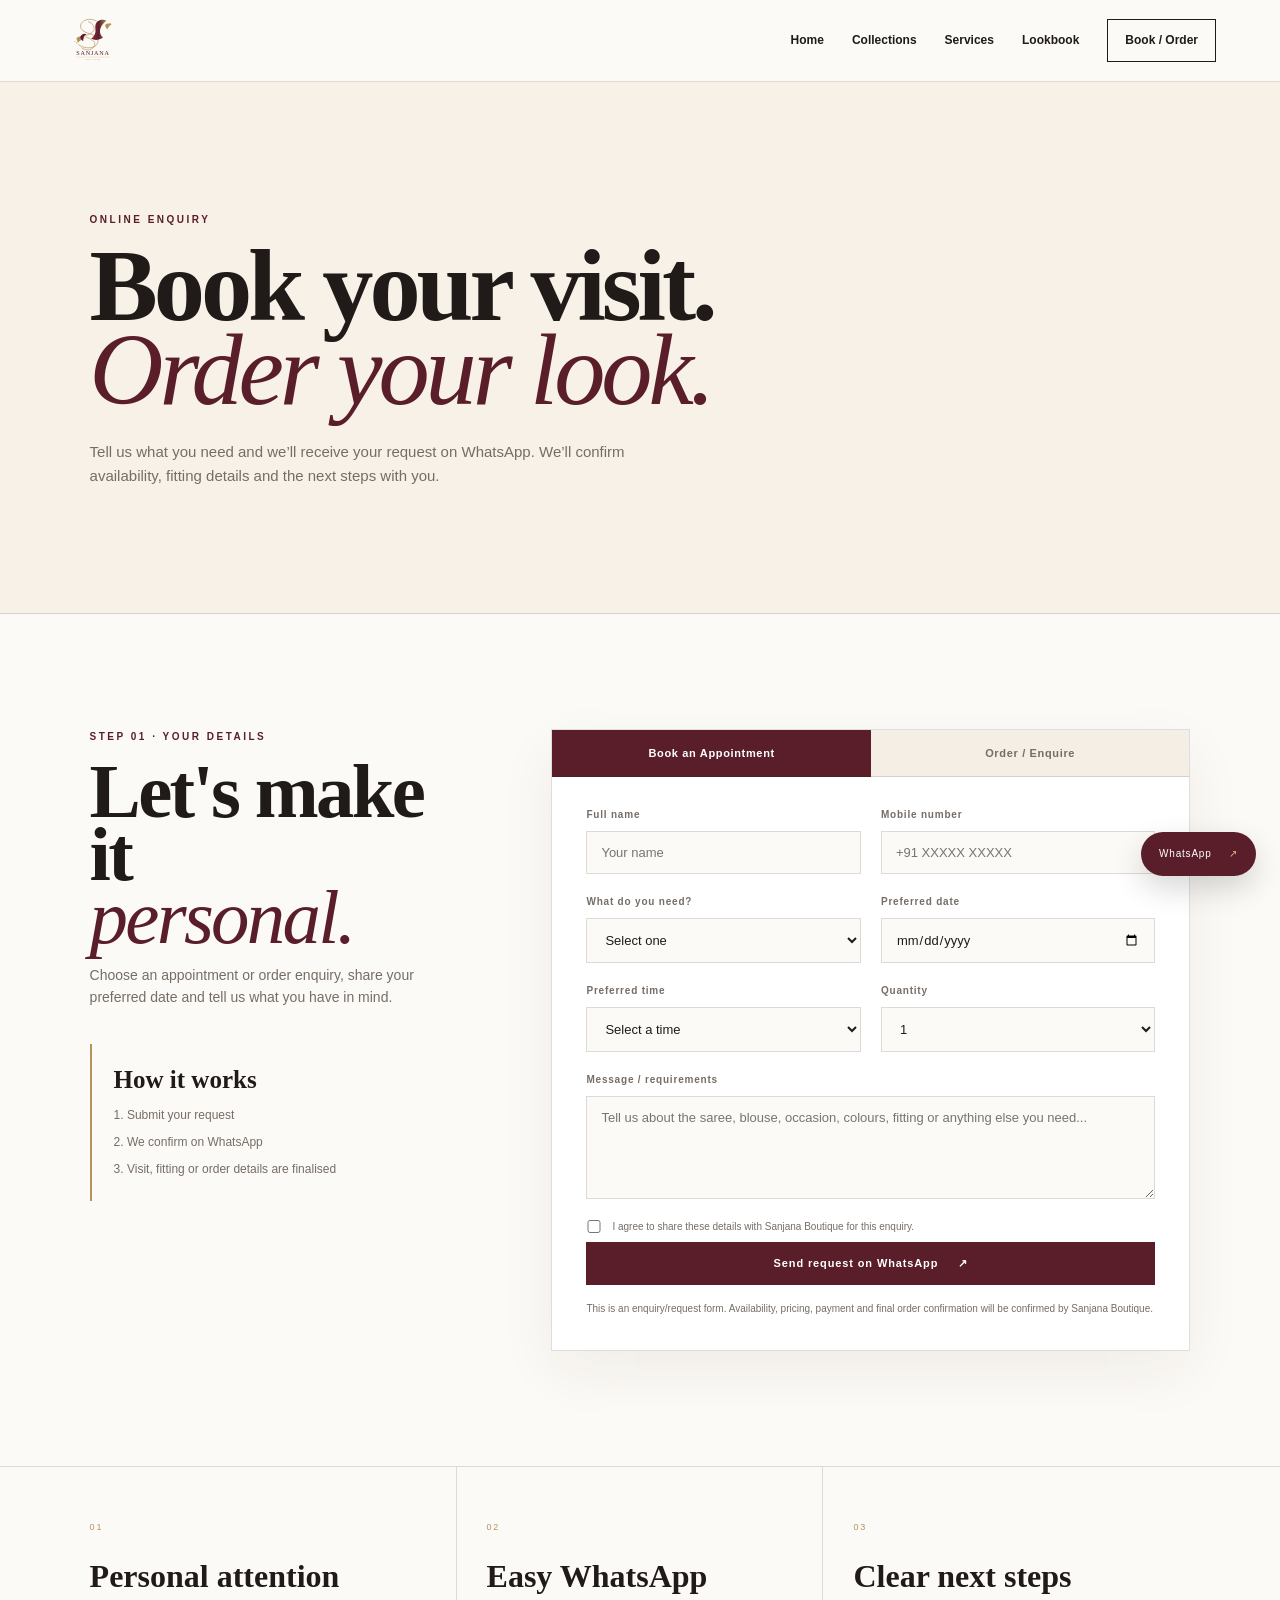
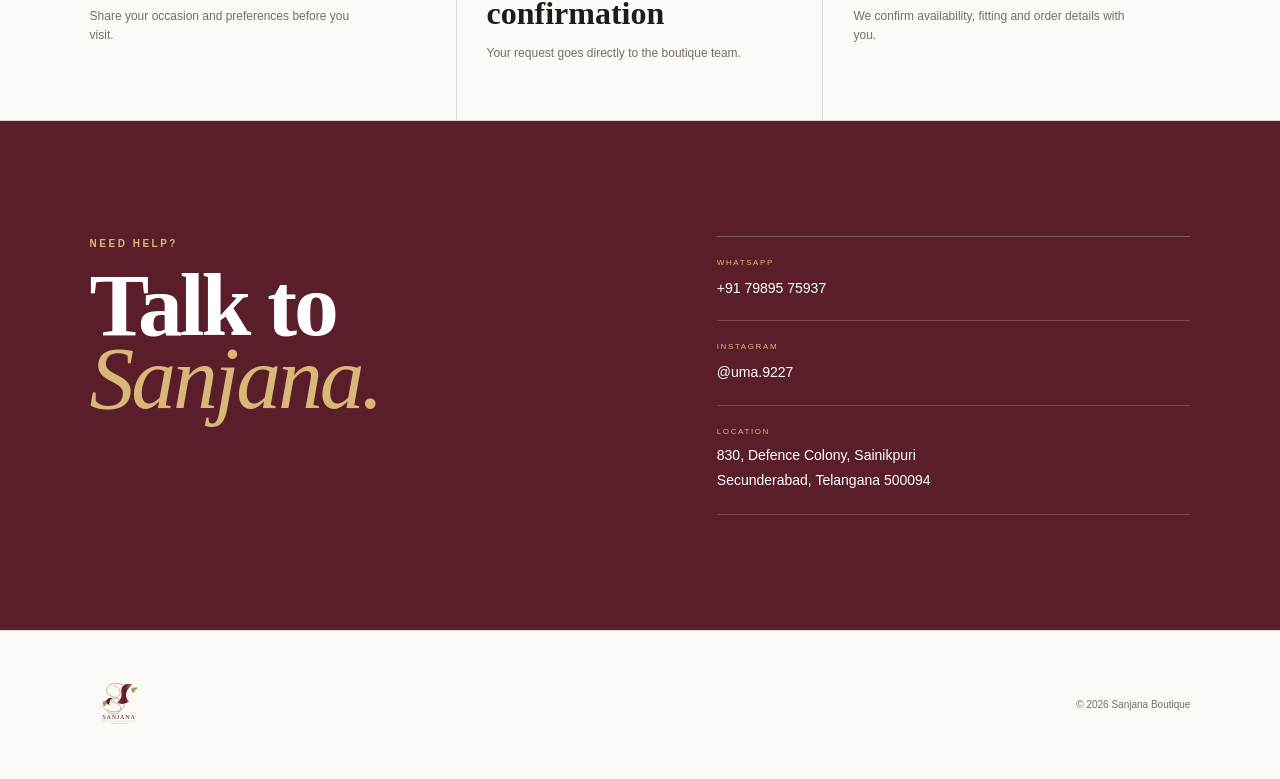
<file: booking.html>
<!doctype html>
<html lang="en">
<head>
<meta charset="UTF-8"><meta name="viewport" content="width=device-width,initial-scale=1">
<meta name="description" content="Book an appointment or send an online order enquiry to Sanjana Boutique in Sainikpuri, Secunderabad.">
<meta name="theme-color" content="#5a1e2b"><meta property="og:title" content="Book & Order | Sanjana Boutique"><meta property="og:description" content="Book a styling, bridal or stitching appointment, or send a collection order enquiry online."><meta property="og:image" content="https://1996kadalijohn.github.io/sanjana-boutique/assets/og-image.svg">
<link rel="icon" href="assets/favicon.svg" type="image/svg+xml"><link rel="stylesheet" href="style.css">
<title>Book & Order | Sanjana Boutique</title>
</head>
<body>
<header class="site-header"><a class="brand" href="index.html"><img class="header-logo" src="assets/sanjana-logo.svg" alt="Sanjana Boutique"></a><button class="menu-toggle" aria-label="Open menu" aria-expanded="false"><span></span><span></span></button><nav class="nav"><a href="index.html">Home</a><a href="collections.html">Collections</a><a href="services.html">Services</a><a href="lookbook.html">Lookbook</a><a class="nav-cta" href="#booking">Book / Order</a></nav></header>
<main>
<section class="page-hero booking-hero"><p class="eyebrow">ONLINE ENQUIRY</p><h1>Book your visit.<br><em>Order your look.</em></h1><p>Tell us what you need and we’ll receive your request on WhatsApp. We’ll confirm availability, fitting details and the next steps with you.</p></section>
<section class="booking-section section" id="booking">
<div class="booking-intro"><p class="eyebrow">STEP 01 · YOUR DETAILS</p><h2>Let's make it<br><em>personal.</em></h2><p>Choose an appointment or order enquiry, share your preferred date and tell us what you have in mind.</p><div class="booking-note"><strong>How it works</strong><span>1. Submit your request</span><span>2. We confirm on WhatsApp</span><span>3. Visit, fitting or order details are finalised</span></div></div>
<form class="booking-form" id="bookingForm">
<div class="form-tabs" role="tablist"><button type="button" class="form-tab active" data-type="Appointment">Book an Appointment</button><button type="button" class="form-tab" data-type="Order">Order / Enquire</button></div>
<input type="hidden" id="requestType" value="Appointment">
<div class="form-grid">
<label>Full name<input id="customerName" required placeholder="Your name"></label>
<label>Mobile number<input id="customerPhone" type="tel" required placeholder="+91 XXXXX XXXXX"></label>
<label>What do you need?<select id="serviceType" required><option value="">Select one</option><option>Personal Styling</option><option>Custom Blouse Stitching</option><option>Bridal Consultation</option><option>Saree / Collection Enquiry</option><option>Other</option></select></label>
<label>Preferred date<input id="preferredDate" type="date" required></label>
<label>Preferred time<select id="preferredTime" required><option value="">Select a time</option><option>Morning</option><option>Afternoon</option><option>Evening</option><option>Flexible</option></select></label>
<label>Quantity<select id="quantity"><option>1</option><option>2</option><option>3</option><option>4+</option></select></label>
<label class="full">Message / requirements<textarea id="requirements" rows="5" placeholder="Tell us about the saree, blouse, occasion, colours, fitting or anything else you need..."></textarea></label>
<label class="check full"><input type="checkbox" id="consent" required><span>I agree to share these details with Sanjana Boutique for this enquiry.</span></label>
</div>
<button class="button button-dark submit-booking" type="submit">Send request on WhatsApp <span>↗</span></button>
<p class="form-disclaimer">This is an enquiry/request form. Availability, pricing, payment and final order confirmation will be confirmed by Sanjana Boutique.</p>
</form>
</section>
<section class="booking-benefits section"><div><span>01</span><h3>Personal attention</h3><p>Share your occasion and preferences before you visit.</p></div><div><span>02</span><h3>Easy WhatsApp confirmation</h3><p>Your request goes directly to the boutique team.</p></div><div><span>03</span><h3>Clear next steps</h3><p>We confirm availability, fitting and order details with you.</p></div></section>
<section class="contact section"><div class="contact-inner"><div><p class="eyebrow">NEED HELP?</p><h2>Talk to<br><em>Sanjana.</em></h2></div><div class="contact-details"><div><small>WHATSAPP</small><a href="https://wa.me/917989575937" target="_blank" rel="noopener">+91 79895 75937</a></div><div><small>INSTAGRAM</small><a href="https://www.instagram.com/uma.9227/" target="_blank" rel="noopener">@uma.9227</a></div><div><small>LOCATION</small><p>830, Defence Colony, Sainikpuri<br>Secunderabad, Telangana 500094</p></div></div></div></section>
</main>
<a class="floating-wa" href="https://wa.me/917989575937" target="_blank" rel="noopener">WhatsApp <span>↗</span></a>
<footer><div class="brand footer-brand"><img class="brand-logo" src="assets/sanjana-logo.svg" alt="Sanjana Boutique"></div><span>© 2026 Sanjana Boutique</span></footer>
<script>
const tabs=document.querySelectorAll('.form-tab'), type=document.getElementById('requestType');
tabs.forEach(tab=>tab.addEventListener('click',()=>{tabs.forEach(t=>t.classList.remove('active'));tab.classList.add('active');type.value=tab.dataset.type;}));
const date=document.getElementById('preferredDate'); date.min=new Date().toISOString().split('T')[0];
document.getElementById('bookingForm').addEventListener('submit',e=>{
 e.preventDefault();
 const v=id=>document.getElementById(id).value.trim();
 const msg=[
  'Hi Sanjana Boutique, I would like to make an online '+v('requestType').toLowerCase()+'.',
  '',
  '*Customer Details*',
  'Name: '+v('customerName'),
  'Mobile: '+v('customerPhone'),
  '',
  '*Request*',
  'Type: '+v('serviceType'),
  'Preferred date: '+v('preferredDate'),
  'Preferred time: '+v('preferredTime'),
  'Quantity: '+v('quantity'),
  'Requirements: '+(v('requirements')||'Not specified'),
  '',
  'Please confirm availability and next steps. Thank you!'
 ].join('\n');
 window.open('https://wa.me/917989575937?text='+encodeURIComponent(msg),'_blank','noopener');
});
</script>
<style>
.booking-hero{background:var(--ivory)}.booking-section{display:grid;grid-template-columns:.72fr 1.28fr;gap:8vw;align-items:start}.booking-intro h2{font-size:clamp(55px,6vw,78px)}.booking-intro>p:not(.eyebrow){color:var(--muted);font-size:14px;max-width:430px}.booking-note{margin-top:35px;padding:22px;border-left:2px solid var(--gold);display:grid;gap:8px;font-size:12px;color:var(--muted)}.booking-note strong{font:600 25px var(--serif);color:var(--ink);margin-bottom:4px}.booking-form{background:#fff;padding:34px;border:1px solid var(--line);box-shadow:0 20px 55px rgba(45,28,23,.06)}.form-tabs{display:grid;grid-template-columns:1fr 1fr;margin:-34px -34px 30px}.form-tab{padding:17px;border:0;border-bottom:1px solid var(--line);background:#f4eee5;color:var(--muted);font:600 11px var(--sans);letter-spacing:.06em;cursor:pointer}.form-tab.active{background:var(--wine);color:#fff}.form-grid{display:grid;grid-template-columns:1fr 1fr;gap:20px}label{font-size:10px;font-weight:600;letter-spacing:.08em;color:var(--muted)}input,select,textarea{display:block;width:100%;margin-top:8px;border:1px solid var(--line);background:#fcfaf6;padding:13px 14px;font:400 13px var(--sans);color:var(--ink);outline:none;border-radius:0}input:focus,select:focus,textarea:focus{border-color:var(--gold)}textarea{resize:vertical}.full{grid-column:1/-1}.check{display:flex;align-items:flex-start;gap:10px;letter-spacing:0;font-weight:400}.check input{width:16px;margin:0;margin-top:1px}.check span{font-size:10px;line-height:1.5}.submit-booking{border:0;cursor:pointer;margin-top:8px;width:100%}.form-disclaimer{font-size:10px;color:var(--muted);margin:16px 0 0;line-height:1.5}.booking-benefits{display:grid;grid-template-columns:repeat(3,1fr);gap:0;border-top:1px solid var(--line);border-bottom:1px solid var(--line);padding-top:0;padding-bottom:0}.booking-benefits>div{padding:45px 30px 45px 0;border-right:1px solid var(--line)}.booking-benefits>div:not(:first-child){padding-left:30px}.booking-benefits>div:last-child{border-right:0}.booking-benefits span{color:var(--gold);font-size:9px;letter-spacing:.2em}.booking-benefits h3{font:600 32px var(--serif);margin:20px 0 8px}.booking-benefits p{color:var(--muted);font-size:12px;max-width:280px}@media(max-width:800px){.booking-section{grid-template-columns:1fr;gap:45px}.booking-form{padding:22px}.form-tabs{margin:-22px -22px 24px}.form-grid{grid-template-columns:1fr}.full{grid-column:auto}.booking-benefits{grid-template-columns:1fr}.booking-benefits>div,.booking-benefits>div:not(:first-child){padding:28px 0;border-right:0;border-bottom:1px solid var(--line)}.booking-benefits>div:last-child{border-bottom:0}.booking-benefits h3{margin:10px 0 5px}}
</style>
</body></html>
</file>
<file: style.css>
:root{--ivory:#f7f1e8;--paper:#fcfaf6;--wine:#5a1e2b;--wine2:#7b3040;--ink:#201b19;--muted:#766d66;--gold:#b4935b;--line:rgba(32,27,25,.14);--serif:"Cormorant Garamond",Georgia,serif;--sans:"DM Sans",Arial,sans-serif}*{box-sizing:border-box}html{scroll-behavior:smooth}body{margin:0;background:var(--paper);color:var(--ink);font-family:var(--sans);line-height:1.6}a{text-decoration:none;color:inherit}.site-header{height:82px;padding:0 5vw;display:flex;align-items:center;justify-content:space-between;background:rgba(252,250,246,.94);border-bottom:1px solid var(--line);position:sticky;top:0;z-index:20;backdrop-filter:blur(14px)}.brand{display:flex;align-items:center;gap:11px}.brand-mark{width:39px;height:39px;border:1px solid var(--gold);border-radius:50%;display:grid;place-items:center;color:var(--wine);font:700 25px var(--serif);font-style:italic}.brand strong{display:block;font:700 23px var(--serif);line-height:.8}.brand small{display:block;letter-spacing:.27em;font-size:7px;margin-top:7px}.nav{display:flex;align-items:center;gap:28px;font-size:12px;font-weight:600}.nav a{transition:.2s}.nav a:hover{color:var(--wine2)}.nav-cta{border:1px solid var(--ink);padding:11px 17px}.menu-toggle{display:none;border:0;background:none}.hero{min-height:calc(100vh - 82px);padding:7vh 7vw;display:grid;grid-template-columns:1.02fr .98fr;align-items:center;gap:4vw;background:var(--ivory)}.eyebrow{font-size:10px;letter-spacing:.25em;font-weight:600;color:var(--wine);margin:0 0 16px}.hero h1,h2{font:600 clamp(55px,7vw,94px)/.82 var(--serif);letter-spacing:-.035em;margin:0}.hero h1 em,h2 em{color:var(--wine);font-weight:500}.hero-text{max-width:550px;color:var(--muted);font-size:15px;margin:30px 0}.hero-actions{display:flex;align-items:center;gap:27px}.button{display:inline-flex;align-items:center;justify-content:center;gap:20px;padding:15px 22px;font-size:11px;font-weight:600;letter-spacing:.08em}.button-dark{background:var(--wine);color:#fff}.button-light{background:#fff;color:var(--wine)}.text-link{font-size:11px;font-weight:600;border-bottom:1px solid var(--ink);padding-bottom:4px}.hero-art{height:min(680px,72vh);position:relative;display:grid;place-items:center}.arch{height:92%;width:min(430px,76%);background:linear-gradient(150deg,#d7c0a4,#eee1d0 55%,#a88067);border-radius:220px 220px 0 0;position:relative;overflow:hidden;box-shadow:0 35px 60px rgba(65,42,32,.14)}.arch-glow{position:absolute;inset:8% 10% 0;background:radial-gradient(circle at 50% 30%,#fff7ed,transparent 54%);opacity:.7}.fabric{position:absolute;bottom:-10%;width:65%;height:78%;border-radius:50% 50% 0 0;transform:rotate(10deg);opacity:.9}.fabric-one{left:-12%;background:linear-gradient(120deg,#63212e,#a34e5c 55%,#c48c75)}.fabric-two{right:-12%;background:linear-gradient(120deg,#d4ad65,#f2dfb4 48%,#a87948);transform:rotate(-12deg)}.flower{position:absolute;top:16%;left:47%;color:#fff8ed;font-size:40px;opacity:.7}.art-note{position:absolute;bottom:8%;right:0;font:italic 25px var(--serif);color:var(--wine);line-height:1.05}.marquee{height:58px;background:var(--wine);color:#f8efe4;display:flex;justify-content:center;align-items:center;gap:25px;font-size:9px;letter-spacing:.24em}.marquee i{color:var(--gold);font-style:normal}.section{padding:115px 7vw}.section-head{display:flex;justify-content:space-between;align-items:end;gap:60px;margin-bottom:52px}.section-head h2{font-size:clamp(50px,6vw,78px)}.section-intro{max-width:380px;color:var(--muted);font-size:13px;margin:0}.collection-grid{display:grid;grid-template-columns:1.2fr .8fr;grid-auto-rows:310px;gap:18px}.collection-card{position:relative;overflow:hidden;padding:29px;color:#fff;display:flex;align-items:end;justify-content:space-between;background-size:cover;isolation:isolate}.collection-card:before{content:"";position:absolute;inset:0;background:linear-gradient(0deg,rgba(25,16,13,.65),transparent 70%);z-index:-1}.collection-card:after{content:"";position:absolute;inset:0;z-index:-2;transition:transform .5s}.collection-card:hover:after{transform:scale(1.04)}.card-saree{grid-row:span 2;background:#b99d82}.card-saree:after{background:radial-gradient(circle at 50% 40%,#dbc6a9,#80614e 80%)}.card-blouse{background:#75404a}.card-blouse:after{background:linear-gradient(145deg,#a97968,#542631)}.card-bridal{background:#b68a4f}.card-bridal:after{background:radial-gradient(circle at 60% 30%,#e5c886,#876037)}.card-modern{background:#4c4742}.card-modern:after{background:linear-gradient(135deg,#81766b,#292522)}.collection-card span{font-size:9px;letter-spacing:.2em;opacity:.8}.collection-card h3{font:600 40px var(--serif);margin:8px 0 0}.collection-card p{font-size:11px;margin:0;opacity:.8}.collection-card b{font:400 24px var(--serif)}.story{background:var(--ivory);display:grid;grid-template-columns:1fr 1fr;gap:10vw;align-items:center}.story-visual{height:560px;display:grid;place-items:center}.story-frame{width:76%;height:88%;border:1px solid var(--gold);background:linear-gradient(145deg,#d2b79b,#f1e1ce 55%,#8e6957);position:relative;display:grid;place-items:center;box-shadow:20px 25px 0 rgba(90,30,43,.07)}.story-frame span{font:italic 130px var(--serif);color:rgba(255,255,255,.72)}.story-frame small{position:absolute;bottom:20px;letter-spacing:.22em;font-size:7px}.story-copy p:not(.eyebrow){color:var(--muted);font-size:14px;max-width:500px}.story-copy .text-link{display:inline-block;margin-top:18px}.services{background:var(--paper)}.service-grid{display:grid;grid-template-columns:repeat(3,1fr);border-top:1px solid var(--line)}.service-grid article{padding:36px 30px 20px 0;border-right:1px solid var(--line);min-height:260px}.service-grid article:not(:first-child){padding-left:30px}.service-grid article:last-child{border-right:0}.service-grid span{font-size:9px;letter-spacing:.2em;color:var(--gold)}.service-grid h3{font:600 35px var(--serif);margin:30px 0 12px}.service-grid p{color:var(--muted);font-size:13px;max-width:330px}.gallery{background:var(--ivory)}.gallery-grid{display:grid;grid-template-columns:1.15fr .85fr .85fr;grid-template-rows:245px 245px;gap:15px}.gallery-tile{position:relative;display:flex;align-items:end;padding:24px;color:#fff;overflow:hidden}.gallery-tile:before{content:"";position:absolute;inset:0;transition:transform .6s}.gallery-tile:hover:before{transform:scale(1.05)}.gallery-tile span{position:relative;z-index:1;font:600 25px/.9 var(--serif);letter-spacing:.03em}.tall{grid-row:span 2;background:#a7886c}.tall:before{background:linear-gradient(145deg,#bfa78e,#674e42)}.warm{background:#a66d59}.warm:before{background:radial-gradient(circle at 65% 25%,#d9bca3,#7b493f)}.dark{background:#51443e}.dark:before{background:linear-gradient(135deg,#85766b,#292521)}.light{background:#cbbca4}.light:before{background:linear-gradient(135deg,#eee1ce,#9d8067)}.contact{background:var(--wine);color:#fff}.contact-inner{display:grid;grid-template-columns:1fr 1fr;gap:12vw}.contact h2 em{color:#d8b878}.contact .eyebrow{color:#d8b878}.contact-copy{max-width:460px;color:rgba(255,255,255,.7);font-size:14px;margin-top:30px}.contact-details{border-top:1px solid rgba(255,255,255,.25)}.contact-details>div{padding:20px 0;border-bottom:1px solid rgba(255,255,255,.18)}.contact-details small{display:block;color:#d8b878;font-size:8px;letter-spacing:.2em;margin-bottom:5px}.contact-details a,.contact-details p{font-size:14px;margin:0}.contact-details .button{margin-top:28px}footer{padding:45px 7vw;display:flex;align-items:center;justify-content:space-between;gap:20px;border-top:1px solid var(--line);font-size:10px;color:var(--muted)}footer p{margin:0}.footer-brand{color:var(--ink)}@media(max-width:800px){.site-header{height:70px}.menu-toggle{display:flex;flex-direction:column;gap:5px}.menu-toggle span{width:24px;height:1px;background:var(--ink)}.nav{position:absolute;top:70px;left:0;right:0;padding:22px 7vw;display:none;flex-direction:column;align-items:flex-start;background:var(--paper);border-bottom:1px solid var(--line)}.nav.open{display:flex}.hero{grid-template-columns:1fr;padding:65px 7vw 40px;min-height:auto}.hero h1{font-size:59px}.hero-art{height:470px}.arch{height:95%;width:75%}.section{padding:78px 7vw}.section-head{display:block;margin-bottom:35px}.section-intro{margin-top:20px}.collection-grid{grid-template-columns:1fr;grid-auto-rows:290px}.card-saree{grid-row:span 1}.story{grid-template-columns:1fr;gap:35px}.story-visual{height:410px}.story-frame{height:90%}.service-grid{grid-template-columns:1fr}.service-grid article,.service-grid article:not(:first-child){padding:28px 0;border-right:0;border-bottom:1px solid var(--line)}.gallery-grid{grid-template-columns:1fr 1fr;grid-template-rows:220px 220px}.tall{grid-row:span 2}.contact-inner{grid-template-columns:1fr;gap:45px}.marquee{overflow:hidden;white-space:nowrap;justify-content:flex-start;padding-left:7vw}.marquee span:nth-of-type(n+2),.marquee i:nth-of-type(n+2){display:none}footer{flex-direction:column;align-items:flex-start}}.brand-logo{width:150px;height:58px;object-fit:contain;object-position:left center}.map-link{display:inline-block;margin-top:8px;color:#d8b878!important;font-size:11px!important}.contact-details p{line-height:1.8}@media(max-width:800px){.brand-logo{width:130px;height:52px}}
.page-hero{padding:130px 7vw 110px;background:var(--ivory);border-bottom:1px solid var(--line)}.page-hero h1{font:600 clamp(60px,8vw,105px)/.82 var(--serif);letter-spacing:-.04em;margin:0 0 28px}.page-hero h1 em{color:var(--wine);font-weight:500}.page-hero>p:last-child{max-width:580px;color:var(--muted);font-size:15px}.catalog-section{padding-top:100px;padding-bottom:100px}.catalog-section.alt{background:var(--ivory)}.catalog-heading{display:grid;grid-template-columns:80px 1fr;gap:20px;margin-bottom:50px}.catalog-heading>span,.service-number{color:var(--gold);font-size:10px;letter-spacing:.2em}.catalog-heading h2{font-size:clamp(52px,6vw,78px)}.catalog-heading p:not(.eyebrow){color:var(--muted);max-width:560px;font-size:14px}.product-grid{display:grid;grid-template-columns:repeat(3,1fr);gap:18px}.product-card{background:#fff;border:1px solid var(--line);padding-bottom:22px;position:relative}.product-art{height:390px;background:#d6c0aa;position:relative;overflow:hidden}.product-art:after{content:"";position:absolute;inset:12% 17% 0;border-radius:50% 50% 0 0;background:linear-gradient(145deg,#ead6bd,#76534a);box-shadow:35px 30px 0 rgba(90,30,43,.1)}.visual-2 .product-art{background:#eee0c8}.visual-2 .product-art:after{background:linear-gradient(145deg,#b37d62,#5a1e2b)}.visual-3 .product-art{background:#c8b398}.visual-3 .product-art:after{background:linear-gradient(145deg,#e6c875,#8b6338)}.product-card>div:nth-child(2){padding:20px 22px 5px}.product-card small{font-size:8px;letter-spacing:.2em;color:var(--gold)}.product-card h3{font:600 30px var(--serif);margin:6px 0}.product-card p{font-size:11px;color:var(--muted);margin:0}.product-card>a{display:inline-block;margin:8px 22px;border-bottom:1px solid var(--ink);font-size:10px;font-weight:600}.feature-banner{min-height:500px;padding:55px;display:flex;align-items:flex-end;position:relative;overflow:hidden}.blouse-banner{background:linear-gradient(130deg,#e4d0b8,#6a3540 70%);color:#fff}.blouse-banner:after{content:"";position:absolute;width:390px;height:560px;right:8%;bottom:-90px;border-radius:220px 220px 0 0;background:linear-gradient(150deg,#a77d65,#4b1824);opacity:.8}.feature-banner>div{position:relative;z-index:2}.feature-banner h2{font-size:clamp(50px,6vw,75px);margin-bottom:35px}.bridal-panel{display:grid;grid-template-columns:1fr 1fr;min-height:500px;background:#fff}.bridal-copy{padding:65px;align-self:center}.bridal-copy h3{font:600 50px/.9 var(--serif);margin:10px 0 25px}.bridal-copy p:not(.eyebrow){color:var(--muted);max-width:430px;font-size:14px}.bridal-art{background:radial-gradient(circle at 50% 30%,#e8ce96,#9b6a43 70%);position:relative}.bridal-art:after{content:"✦";position:absolute;inset:0;display:grid;place-items:center;color:rgba(255,255,255,.65);font-size:100px}.service-detail{display:grid;grid-template-columns:80px 1fr;gap:25px;min-height:540px;align-items:center}.service-detail>div:last-child{max-width:700px}.service-detail h2{font-size:clamp(55px,7vw,90px);margin-bottom:30px}.service-detail p:not(.eyebrow){max-width:560px;color:var(--muted);font-size:15px;margin-bottom:30px}.floating-wa{position:fixed;right:24px;bottom:24px;z-index:30;background:var(--wine);color:#fff;padding:14px 18px;border-radius:40px;font-size:10px;letter-spacing:.08em;box-shadow:0 12px 30px rgba(0,0,0,.16)}.floating-wa span{margin-left:14px;color:#d8b878}@media(max-width:800px){.page-hero{padding:90px 7vw 75px}.catalog-heading{grid-template-columns:45px 1fr}.product-grid{grid-template-columns:1fr}.product-art{height:330px}.feature-banner{min-height:430px;padding:35px}.feature-banner:after{right:-90px}.bridal-panel{grid-template-columns:1fr}.bridal-art{min-height:300px}.service-detail{grid-template-columns:1fr;gap:15px;min-height:auto;padding-top:80px;padding-bottom:80px}.service-number{margin-bottom:10px}.floating-wa{right:15px;bottom:15px}.nav{max-height:80vh;overflow:auto}}
/* Luxury visual refresh */
.header-logo{width:156px;height:58px;object-fit:contain;object-position:left center}.hero-photo{grid-template-columns:.88fr 1.12fr;gap:5vw;padding-left:7vw;padding-right:5vw}.hero-photo-wrap{height:min(720px,78vh);min-height:560px;position:relative;overflow:hidden;background:#6d4b43;box-shadow:0 30px 70px rgba(65,42,32,.16)}.hero-photo-wrap:after{content:"";position:absolute;inset:0;background:linear-gradient(180deg,rgba(32,20,18,.02),rgba(32,20,18,.38))}.hero-photo-wrap img{width:100%;height:100%;object-fit:cover;object-position:center 35%;display:block}.hero-photo-caption{position:absolute;z-index:2;left:24px;bottom:22px;right:24px;display:flex;justify-content:space-between;color:#fff;font-size:9px;letter-spacing:.2em}.hero-seal{position:absolute;z-index:3;right:24px;top:24px;width:92px;height:92px;border:1px solid rgba(255,255,255,.65);border-radius:50%;display:grid;place-items:center;text-align:center;color:#fff;font:italic 24px/1 var(--serif);background:rgba(90,30,43,.25);backdrop-filter:blur(5px)}.hero-seal small{font:600 7px var(--sans);letter-spacing:.18em}.photo-card{padding:0;isolation:isolate}.photo-card img{position:absolute;inset:0;width:100%;height:100%;object-fit:cover;z-index:-2;transition:transform .6s}.photo-card:hover img{transform:scale(1.045)}.photo-card:after{content:"";position:absolute;inset:0;z-index:-1;background:linear-gradient(0deg,rgba(22,14,12,.72),rgba(22,14,12,.04) 72%)}.photo-card .card-overlay{position:relative;z-index:2;padding:29px}.photo-card b{position:absolute;z-index:2;right:29px;bottom:29px}.story-photo{height:560px;position:relative;overflow:hidden}.story-photo img{width:76%;height:88%;object-fit:cover;display:block;margin:auto;box-shadow:20px 25px 0 rgba(90,30,43,.07)}.story-stamp{position:absolute;left:5%;bottom:3%;width:100px;height:100px;border-radius:50%;background:var(--wine);color:#fff;display:grid;place-items:center;text-align:center;font:italic 54px/.6 var(--serif);border:1px solid var(--gold)}.story-stamp small{font:600 6px var(--sans);letter-spacing:.18em}.service-link{display:inline-block;margin-top:14px;border-bottom:1px solid var(--ink);font-size:10px;font-weight:600}.photo-gallery .gallery-img{background:#5a1e2b}.gallery-img img{position:absolute;inset:0;width:100%;height:100%;object-fit:cover;transition:transform .6s}.gallery-img:hover img{transform:scale(1.05)}.gallery-img:after{content:"";position:absolute;inset:0;background:linear-gradient(0deg,rgba(20,13,11,.68),transparent 65%)}.gallery-img span{position:relative;z-index:2}.lookbook-cta{display:flex;justify-content:space-between;align-items:center;margin-top:30px;padding-top:25px;border-top:1px solid var(--line)}.lookbook-cta p{margin:0;color:var(--muted);font-size:12px}.social-cta{display:grid;grid-template-columns:1fr .8fr;gap:8vw;align-items:center;background:#fff}.social-cta p:not(.eyebrow){color:var(--muted);max-width:500px;font-size:14px}.social-tile{min-height:280px;background:linear-gradient(145deg,#7b3040,#2d1820);color:#fff;padding:35px;display:flex;flex-direction:column;justify-content:space-between;position:relative;overflow:hidden}.social-tile:before{content:"S";position:absolute;right:-10px;bottom:-70px;font:italic 280px var(--serif);color:rgba(255,255,255,.06)}.social-tile span{font:600 14px var(--sans);letter-spacing:.12em;position:relative}.social-tile b{font:600 11px var(--sans);letter-spacing:.08em;position:relative}.footer-brand{height:auto}.footer-brand .brand-logo{width:150px}
@media(max-width:800px){.header-logo{width:132px;height:52px}.hero-photo{grid-template-columns:1fr;padding:55px 7vw 25px}.hero-photo-wrap{min-height:470px;height:62vh}.hero-seal{width:75px;height:75px;font-size:20px;right:16px;top:16px}.hero-photo-caption{left:16px;right:16px;bottom:16px}.photo-grid{grid-auto-rows:360px}.photo-card .card-overlay{padding:23px}.photo-card b{right:23px;bottom:23px}.story-photo{height:410px}.story-photo img{width:82%;height:88%}.story-stamp{width:78px;height:78px;font-size:42px;left:1%;bottom:0}.social-cta{grid-template-columns:1fr;gap:35px}.social-tile{min-height:230px}.lookbook-cta{display:block}.lookbook-cta .button{margin-top:18px}.footer-brand .brand-logo{width:130px}}

/* Service imagery layout */
.service-photo{display:block;position:relative;min-height:560px}.service-photo-bg{position:absolute!important;inset:0;z-index:0!important;opacity:.16!important}.service-photo-bg:after{content:"";position:absolute;inset:0;background:linear-gradient(90deg,var(--paper) 15%,rgba(252,250,246,.78) 48%,rgba(252,250,246,.35))}.service-photo>div:last-child{position:relative;z-index:2;margin-left:105px;padding-top:30px;max-width:760px}.service-photo .service-number{position:relative;z-index:3;margin:0 0 10px}.service-stitching .service-photo-bg:after{background:linear-gradient(90deg,var(--ivory) 10%,rgba(247,241,232,.82) 50%,rgba(247,241,232,.3))}.service-bridal .service-photo-bg:after{background:linear-gradient(90deg,var(--paper) 12%,rgba(252,250,246,.72) 52%,rgba(252,250,246,.25))}@media(max-width:800px){.service-photo{min-height:520px}.service-photo>div:last-child{margin-left:0;padding-top:10px}.service-photo-bg{opacity:.12!important}.service-photo-bg:after{background:linear-gradient(180deg,var(--paper) 8%,rgba(252,250,246,.78) 55%,rgba(252,250,246,.5))}.service-stitching .service-photo-bg:after,.service-bridal .service-photo-bg:after{background:linear-gradient(180deg,var(--ivory) 8%,rgba(247,241,232,.78) 55%,rgba(247,241,232,.5))}}
</file>
